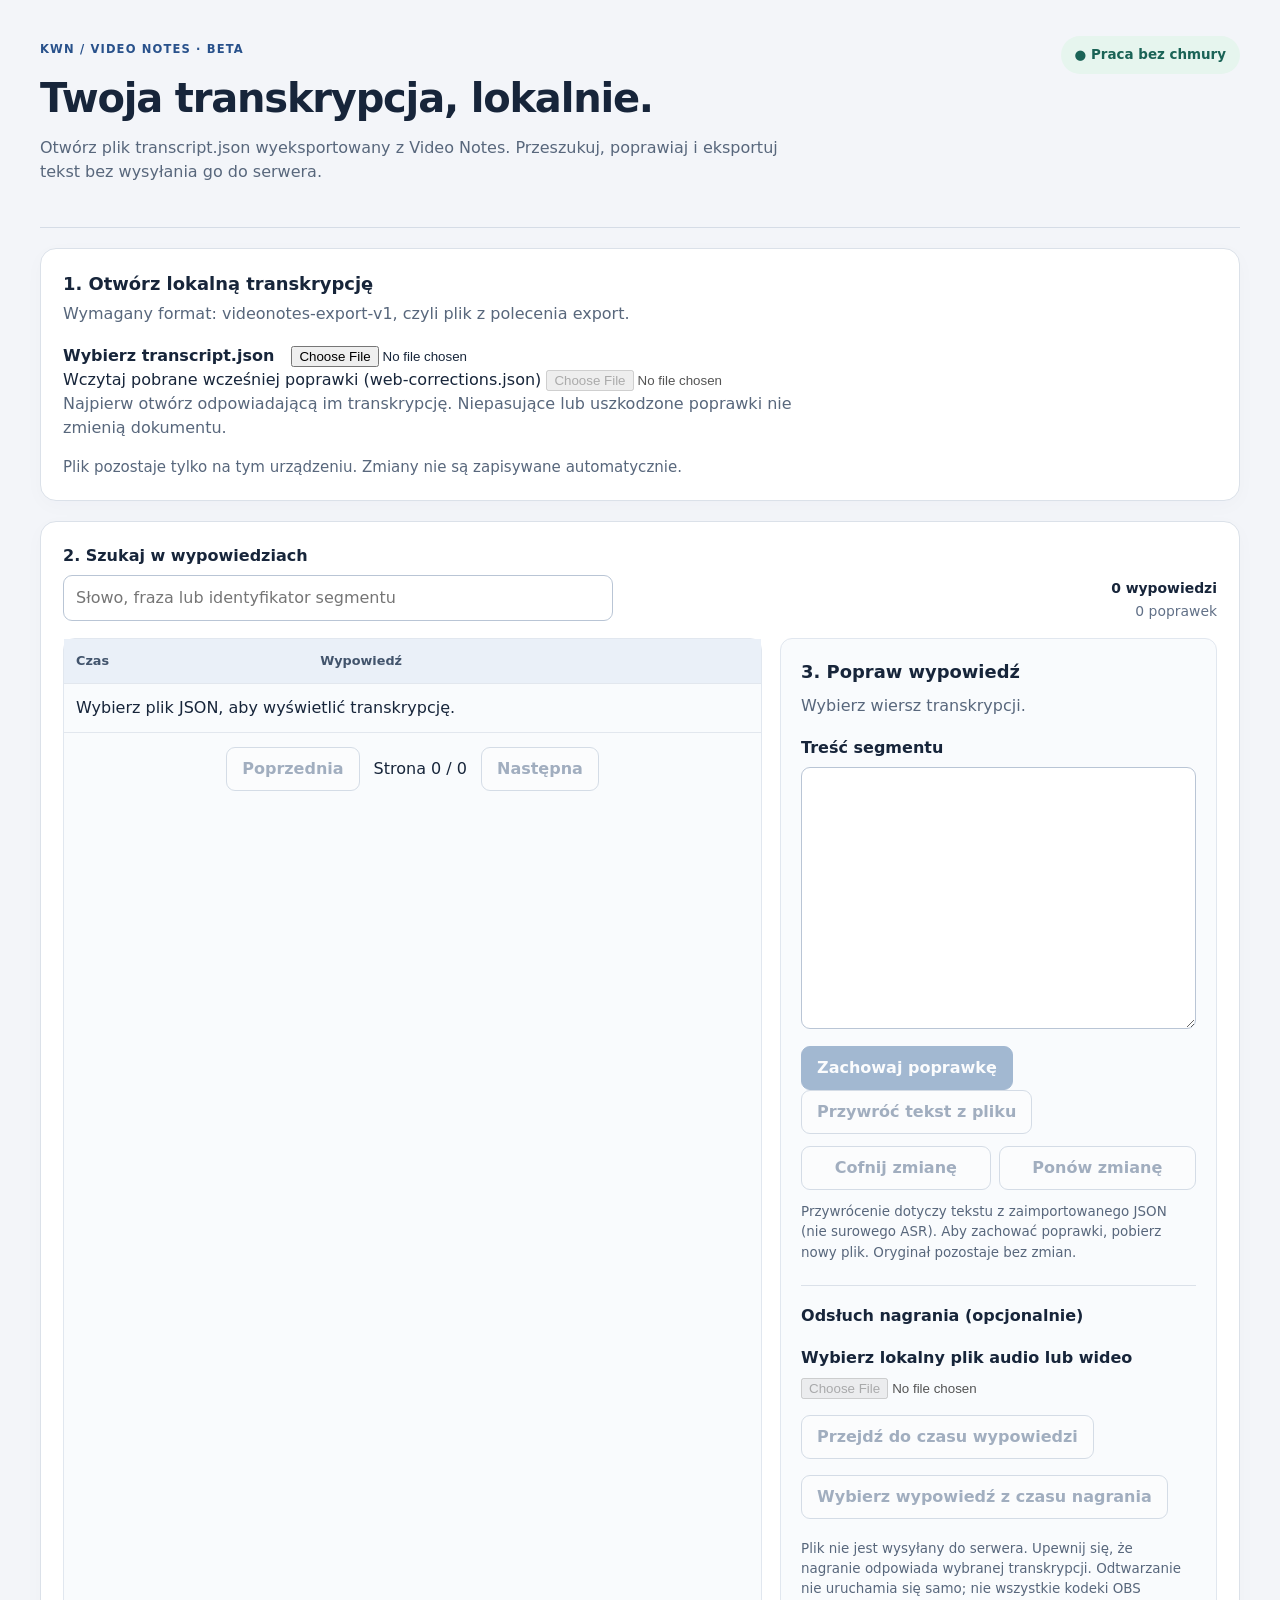
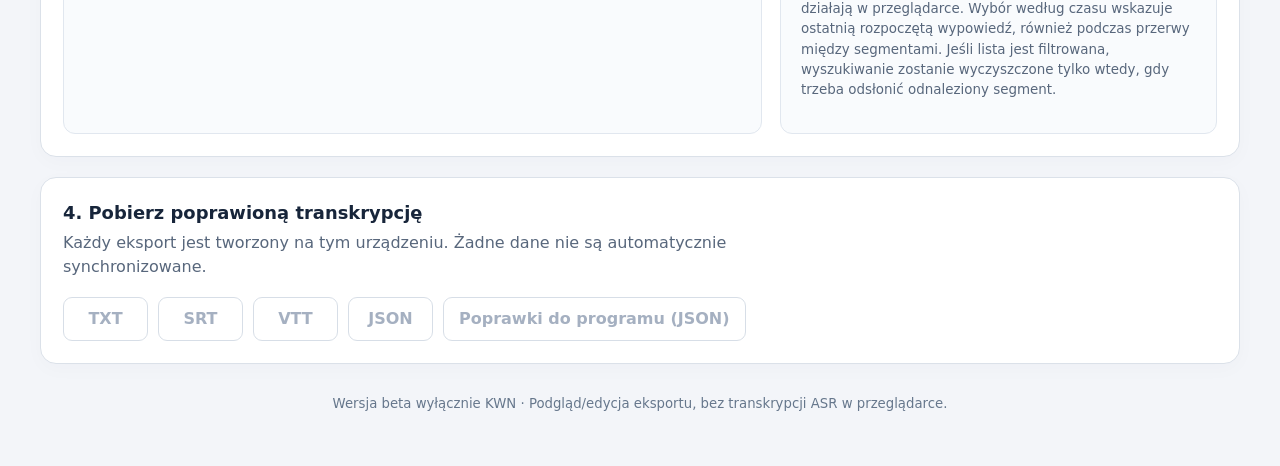
<file: web/index.html>
<!doctype html>
<html lang="pl">
<head>
  <meta charset="utf-8">
  <meta name="viewport" content="width=device-width, initial-scale=1">
  <title>Video Notes — lokalny podgląd transkrypcji · beta KWN</title>
  <link rel="stylesheet" href="./styles.css">
  <script defer src="./transcript-core.js"></script>
  <script defer src="./app.js"></script>
</head>
<body>
  <main class="layout">
    <header class="masthead">
      <div>
        <span class="eyebrow">KWN / VIDEO NOTES · BETA</span>
        <h1>Twoja transkrypcja, lokalnie.</h1>
        <p>Otwórz plik transcript.json wyeksportowany z Video Notes. Przeszukuj, poprawiaj i eksportuj tekst bez wysyłania go do serwera.</p>
      </div>
      <div class="privacy" aria-label="Prywatność">
        <span aria-hidden="true">●</span> Praca bez chmury
      </div>
    </header>
    <section class="import-area" aria-labelledby="import-heading">
      <div class="section-heading">
        <h2 id="import-heading">1. Otwórz lokalną transkrypcję</h2>
        <p>Wymagany format: videonotes-export-v1, czyli plik z polecenia export.</p>
      </div>
      <label for="source-file" class="upload-label">Wybierz transcript.json</label>
      <input id="source-file" type="file" accept=".json,application/json">
      <div class="patch-import">
        <label for="corrections-file">Wczytaj pobrane wcześniej poprawki (web-corrections.json)</label>
        <input id="corrections-file" type="file" accept=".json,application/json" disabled>
        <p>Najpierw otwórz odpowiadającą im transkrypcję. Niepasujące lub uszkodzone poprawki nie zmienią dokumentu.</p>
      </div>
      <p id="status" class="status" role="status" aria-live="polite">Plik pozostaje tylko na tym urządzeniu. Zmiany nie są zapisywane automatycznie.</p>
    </section>
    <section class="workbench" aria-label="Podgląd i poprawki transkrypcji">
      <div class="toolbar">
        <div class="searchbox">
          <label for="search">2. Szukaj w wypowiedziach</label>
          <input id="search" type="search" placeholder="Słowo, fraza lub identyfikator segmentu" disabled>
        </div>
        <div class="summary" aria-live="polite">
          <strong id="match-count">0 wypowiedzi</strong>
          <span id="edit-count">0 poprawek</span>
        </div>
      </div>
      <div class="workspace">
        <div class="segments">
          <div class="table-scroller">
            <table>
              <caption class="visually-hidden">Lista wypowiedzi transkrypcji. Wybierz wypowiedź, aby poprawić jej treść.</caption>
              <thead>
                <tr><th scope="col">Czas</th><th scope="col">Wypowiedź</th></tr>
              </thead>
              <tbody id="segment-rows">
                <tr><td colspan="2">Wybierz plik JSON, aby wyświetlić transkrypcję.</td></tr>
              </tbody>
            </table>
          </div>
          <nav class="pager" aria-label="Strony transkrypcji">
            <button id="previous" disabled>Poprzednia</button>
            <span id="page-number">Strona 0 / 0</span>
            <button id="next" disabled>Następna</button>
          </nav>
        </div>
        <aside class="editor" aria-labelledby="editor-heading">
          <h2 id="editor-heading">3. Popraw wypowiedź</h2>
          <p id="selected-label" aria-live="polite">Wybierz wiersz transkrypcji.</p>
          <label for="edit-text">Treść segmentu</label>
          <textarea id="edit-text" rows="10" disabled spellcheck="true"></textarea>
          <button id="save-edit" class="primary" disabled>Zachowaj poprawkę</button>
          <button id="reset-edit" disabled>Przywróć tekst z pliku</button>
          <div class="edit-history" role="group" aria-label="Historia zapisanych poprawek">
            <button id="undo-edit" type="button" disabled>Cofnij zmianę</button>
            <button id="redo-edit" type="button" disabled>Ponów zmianę</button>
          </div>
          <p class="note">Przywrócenie dotyczy tekstu z zaimportowanego JSON (nie surowego ASR). Aby zachować poprawki, pobierz nowy plik. Oryginał pozostaje bez zmian.</p>
          <section class="local-media" aria-labelledby="media-heading">
            <h3 id="media-heading">Odsłuch nagrania (opcjonalnie)</h3>
            <label for="source-media">Wybierz lokalny plik audio lub wideo</label>
            <input id="source-media" type="file" accept="audio/*,video/*,.wav,.mp4,.mkv,.webm,.ogg,.m4a" disabled>
            <video id="source-player" controls preload="metadata" playsinline hidden aria-label="Odtwarzacz lokalnego nagrania"></video>
            <button id="seek-segment" type="button" disabled>Przejdź do czasu wypowiedzi</button>
            <button id="jump-playhead" type="button" disabled>Wybierz wypowiedź z czasu nagrania</button>
            <p class="note">Plik nie jest wysyłany do serwera. Upewnij się, że nagranie odpowiada wybranej transkrypcji. Odtwarzanie nie uruchamia się samo; nie wszystkie kodeki OBS działają w przeglądarce. Wybór według czasu wskazuje ostatnią rozpoczętą wypowiedź, również podczas przerwy między segmentami. Jeśli lista jest filtrowana, wyszukiwanie zostanie wyczyszczone tylko wtedy, gdy trzeba odsłonić odnaleziony segment.</p>
          </section>
        </aside>
      </div>
    </section>
    <section class="export-area" aria-labelledby="export-heading">
      <div class="section-heading">
        <h2 id="export-heading">4. Pobierz poprawioną transkrypcję</h2>
        <p>Każdy eksport jest tworzony na tym urządzeniu. Żadne dane nie są automatycznie synchronizowane.</p>
      </div>
      <div class="download-actions">
        <button data-export="transcript.txt" disabled>TXT</button>
        <button data-export="transcript.srt" disabled>SRT</button>
        <button data-export="transcript.vtt" disabled>VTT</button>
        <button data-export="transcript.json" disabled>JSON</button>
        <button data-export="web-corrections.json" disabled>Poprawki do programu (JSON)</button>
      </div>
    </section>
    <footer>Wersja beta wyłącznie KWN · Podgląd/edycja eksportu, bez transkrypcji ASR w przeglądarce.</footer>
  </main>
</body>
</html>
</file>
<file: web/styles.css>
:root {
  color-scheme: light;
  font: 16px/1.5 system-ui, -apple-system, "Segoe UI", sans-serif;
  background: #f3f5f9;
  color: #17253a;
}
* { box-sizing: border-box; }
.visually-hidden { position: absolute; width: 1px; height: 1px; padding: 0; margin: -1px; overflow: hidden; clip: rect(0, 0, 0, 0); white-space: nowrap; border: 0; }
body { margin: 0; }
.layout { width: min(1200px, calc(100% - 32px)); margin: 0 auto; padding-bottom: 40px; }
.masthead {
  display: flex; justify-content: space-between; align-items: flex-start;
  gap: 30px; padding: 36px 0 27px; border-bottom: 1px solid #d5dce6;
}
h1, h2, p { margin-top: 0; }
h1 { font-size: clamp(1.65rem, 4vw, 2.5rem); letter-spacing: -.03em; margin: 8px 0 8px; }
h2 { font-size: 1.12rem; }
p { color: #58677c; max-width: 76ch; }
.eyebrow { letter-spacing: .1em; font-weight: 700; font-size: .72rem; color: #28518b; }
.privacy {
  white-space: nowrap; color: #1a6356; background: #e6f5ee; border-radius: 100px;
  padding: 9px 14px; font-weight: 650; font-size: .84rem;
}
.import-area, .workbench, .export-area {
  background: white; border: 1px solid #dbe1e9; border-radius: 16px;
  padding: 22px; margin-top: 20px; box-shadow: 0 5px 20px #182e4b06;
}
.section-heading { margin-bottom: 18px; }
.section-heading h2 { margin-bottom: 4px; }
.section-heading p { margin: 0; }
.upload-label { display: inline-block; font-weight: 650; margin-right: 12px; }
.status { margin: 14px 0 0; font-size: .94rem; }
.status.error { color: #ab2639; }
.toolbar { display: flex; align-items: flex-end; gap: 20px; justify-content: space-between; margin-bottom: 17px; }
.searchbox { flex: 1; max-width: 550px; }
.searchbox label, .editor label { display: block; margin-bottom: 7px; font-weight: 650; }
input[type="search"], textarea {
  font: inherit; width: 100%; background: white; border: 1px solid #b9c5d5;
  border-radius: 9px; padding: 10px 12px; color: #17253a;
}
input:focus-visible, textarea:focus-visible, button:focus-visible {
  outline: 3px solid #97bef5; outline-offset: 2px;
}
.summary { display: flex; flex-direction: column; gap: 2px; text-align: right; font-size: .87rem; }
.summary span { color: #617087; }
.workspace { display: grid; grid-template-columns: minmax(0, 1.6fr) minmax(270px, 1fr); gap: 18px; }
.segments, .editor { min-width: 0; background: #f9fbfd; border: 1px solid #e1e7ef; border-radius: 12px; }
.table-scroller { overflow: auto; max-height: 540px; }
table { border-collapse: collapse; width: 100%; }
th, td { text-align: left; border-bottom: 1px solid #e2e7ee; padding: 12px; vertical-align: top; }
th { position: sticky; top: 0; z-index: 1; background: #eaf0f8; font-size: .8rem; color: #42546c; }
td:first-child { width: 115px; white-space: nowrap; font-variant-numeric: tabular-nums; }
.segment-choice {
  display: block; padding: 0; text-align: left; width: 100%;
  color: #17253a; border: 0; background: transparent; font: inherit;
}
.segment-choice:hover { color: #16539d; text-decoration: underline; }
.selected-row { background: #e7f2ff; }
.pager { display: flex; justify-content: center; align-items: center; gap: 14px; padding: 14px; }
.editor { padding: 20px; }
.editor h2 { margin-bottom: 8px; }
.editor label { margin-top: 18px; }
.editor textarea { resize: vertical; min-height: 155px; }
button {
  font: inherit; font-weight: 600; color: #203c65; background: #fff;
  border: 1px solid #9eafc4; border-radius: 9px; padding: 9px 15px;
  cursor: pointer;
}
button:hover:not(:disabled) { background: #eef4fc; }
button.primary { margin-top: 10px; color: #fff; background: #235591; border-color: #235591; }
button.primary:hover:not(:disabled) { background: #1a477e; }
button:disabled { opacity: .4; cursor: not-allowed; }
.note { margin-top: 12px; font-size: .84rem; }
.edit-history { display: flex; gap: 8px; flex-wrap: wrap; margin-top: 12px; }
.edit-history button { flex: 1 1 auto; }
.local-media { border-top: 1px solid #dbe1e9; margin-top: 22px; padding-top: 18px; }
.local-media h3 { font-size: 1rem; margin: 0 0 8px; }
.local-media input[type="file"] { display: block; width: 100%; max-width: 100%; margin: 8px 0; }
.local-media video { display: block; width: 100%; max-height: 250px; margin: 10px 0; border-radius: 8px; background: #17253a; }
.local-media video[hidden] { display: none; }
.local-media button { margin: 8px 0; }
.download-actions { display: flex; gap: 10px; flex-wrap: wrap; }
.download-actions button { min-width: 85px; }
footer { padding: 30px 0 12px; color: #66778c; text-align: center; font-size: .83rem; }
@media (max-width: 790px) {
  .masthead, .toolbar { flex-direction: column; align-items: stretch; }
  .privacy { align-self: flex-start; }
  .workspace { grid-template-columns: 1fr; }
  .summary { text-align: left; }
  .table-scroller { max-height: 350px; }
}
</file>
